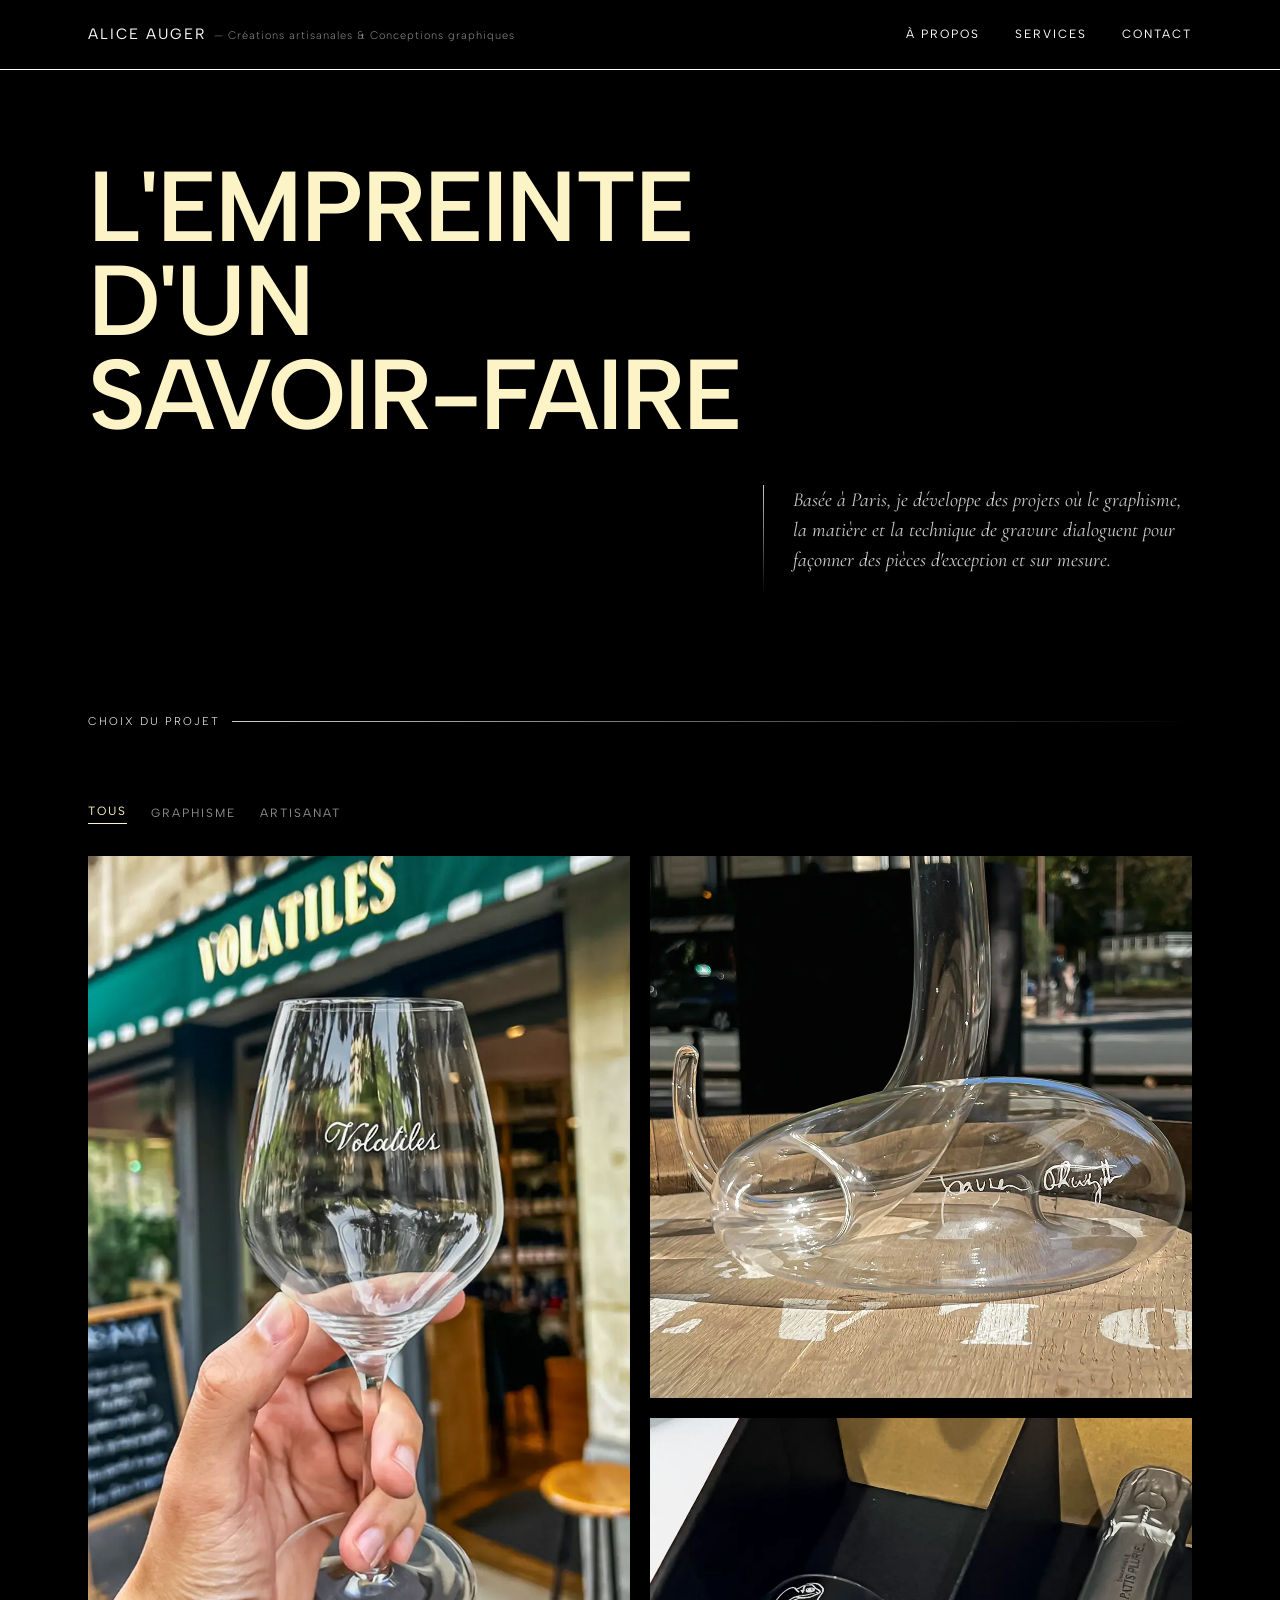
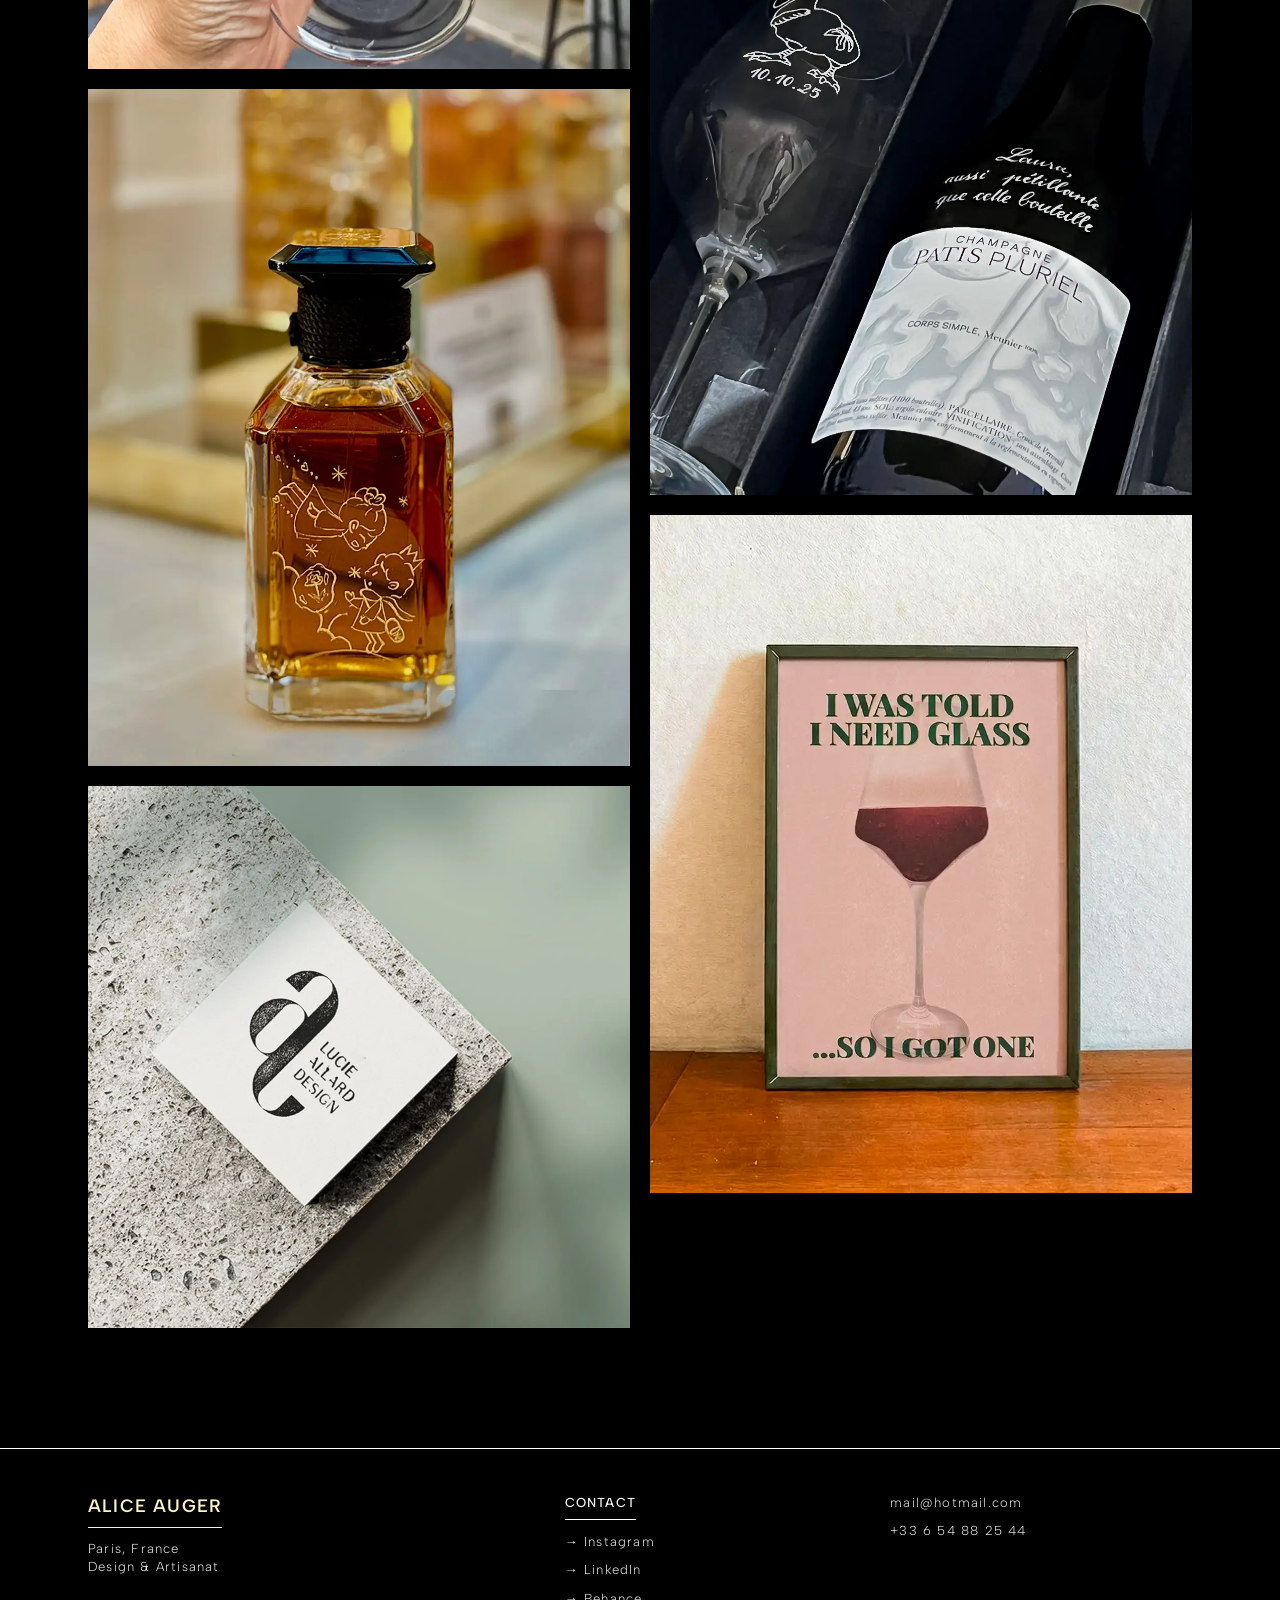
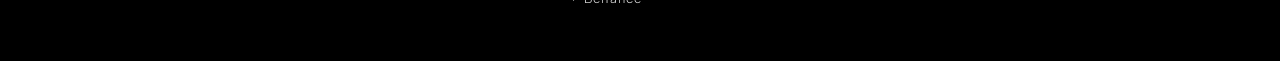
<file: index.html>
<!DOCTYPE html>
<html lang="fr">

<head>
    <meta charset="UTF-8">
    <meta name="viewport" content="width=device-width, initial-scale=1.0">
    <title>Alice Auger | Portfolio</title>
    <link rel="stylesheet" href="css/style.css">
</head>

<body>
    <div class="progress-bar"></div>
    <header>
        <div class="logo">
            <div class="reveal-mask">
             <a href="index.html" class="reveal-logo">
    <span class="logo-name">ALICE AUGER</span>
    <span class="header-tagline">Créations artisanales & Conceptions graphiques</span>
</a>
            </div>
        </div>

        <input type="checkbox" id="burger-check">
        <label for="burger-check" class="hamburger" aria-label="Ouvrir le menu">
            <span class="bar"></span>
            <span class="bar"></span>
            <span class="bar"></span>
        </label>

        <nav aria-label="Navigation principale">
            <a href="apropos.html">À PROPOS</a>
            <a href="services.html">SERVICES</a>
            <a href="contact.html">CONTACT</a>
        </nav>
    </header>

    <main>
        <section class="hero">
            <h1 class="hero-title">
                <span class="reveal-mask">
                    <span class="reveal-text">   L'empreinte <br>
                    d'un <br>savoir-faire</span>
                </span>
            </h1>
            <div class="hero-details">
                <div class="hero-col-left"></div>
                <div class="hero-col-right">
                    <div class="divider-line2"></div>
                    <div class="reveal-mask">
                        <p class="reveal-text">
                            Basée à Paris, je développe des projets où le graphisme, la matière et la technique de gravure dialoguent pour façonner des pièces d'exception et sur mesure.
                        </p>
                    </div>
                </div>
            </div>

            <div class="next-label" id="portfolio">
                <span class="txt-label">Choix du projet</span>
                <div class="divider-line"></div>
            </div>
        </section>

        <section class="gallery">
            <div class="filter-nav">
                <button class="filter-btn active" data-filter="all">Tous</button>
                <button class="filter-btn" data-filter="graphisme">Graphisme</button>
                <button class="filter-btn" data-filter="artisanat">Artisanat</button>
            </div>

            <div class="grid-layout">

                <!-- PROJET 1. VOLATILES -->
                <div class="grid-item tall artisanat">
                    <a href="projets.html?id=volatiles">
                        <img src="image/home/vol-2.webp" loading="lazy" alt="Volatiles">
                        <div class="item-overlay">
                            <div class="category">
                                <span>Artisanat</span>
                                <div class="divider-line3"></div>
                            </div>
                            <div>
                                <h3 class="project-name">Volatiles</h3>
                                <span class="project-date">2025-2026</span>
                            </div>
                        </div>
                    </a>
                </div>

                <!-- PROJET 2. LVMH -->
                <div class="grid-item portrait artisanat">
                    <a href="projets.html?id=lvmh">
                        <img src="image/home/GLH-9.webp" loading="lazy" alt="Animation Gravure">
                        <div class="item-overlay">
                            <div class="category">
                                <span>Artisanat</span>
                                <div class="divider-line3"></div>
                            </div>
                            <div>
                                <h3 class="project-name">Partout à Paris</h3>
                                <span class="project-date">depuis 2019</span>
                            </div>
                        </div>
                    </a>
                </div>

                <!-- PROJET 3. LUCIE ALLARD -->
                <div class="grid-item square graphisme">
                    <a href="projets.html?id=lucie-allard">
                        <img src="image/home/logo.webp" loading="lazy" alt="Lucie Allard Design">
                        <div class="item-overlay">
                            <div class="category">
                                <span>Graphisme</span>
                                <div class="divider-line3"></div>
                            </div>
                            <div>
                                <h3 class="project-name">Lucie Allard</h3>
                                <span class="project-date">2024</span>
                            </div>
                        </div>
                    </a>
                </div>

                <!-- PROJET 4. THUIZAT -->
                <div class="grid-item square artisanat">
                    <a href="projets.html?id=signature">
                        <img src="image/home/thuizat.webp" loading="lazy" alt="Gravure Carafe">
                        <div class="item-overlay">
                            <div class="category">
                                <span>Artisanat</span>
                                <div class="divider-line3"></div>
                            </div>
                            <div>
                                <h3 class="project-name">Gravure Signature</h3>
                                <span class="project-date">2025</span>
                            </div>
                        </div>
                    </a>
                </div>

                <!-- PROJET 5. PERSO -->
                <div class="grid-item portrait artisanat">
                    <a href="projets.html?id=particulier">
                        <img src="image/home/client-illu(3).webp" loading="lazy" alt="Design & Artisanat">
                        <div class="item-overlay">
                            <div class="category">
                                <span>Artisanat</span>
                                <div class="divider-line3"></div>
                            </div>
                            <div>
                                <h3 class="project-name">Conception particulière</h3>
                                <span class="project-date">depuis 2024</span>
                            </div>
                        </div>
                    </a>
                </div>

                <!-- PROJET 6. HIBOU -->
                <div class="grid-item portrait graphisme">
                    <a href="projets.html?id=hibou">
                        <img src="image/projets/archi/archi-1.webp" loading="lazy" alt="Conception de posters illustrés sur l'univers du vin">
                        <div class="item-overlay">
                            <div class="category">
                                <span>Graphisme</span>
                                <div class="divider-line3"></div>
                            </div>
                            <div>
                                <h3 class="project-name">Posters Illustrés</h3>
                                <span class="project-date">2025</span>
                            </div>
                        </div>
                    </a>
                </div>

            </div>
        </section>
    </main>

    <footer>
        <div class="footer-wrap">
            <div class="f-col">
                <div class="f-logo">ALICE AUGER</div>
                <p class="f-sub">Paris, France<br>Design & Artisanat</p>
            </div>
            <div class="f-col">
                <h2 class="f-title">CONTACT</h2>
                <a href="https://instagram.com" target="_blank" rel="noopener">→ Instagram</a>
                <a href="https://linkedin.com" target="_blank" rel="noopener">→ LinkedIn</a>
                <a href="https://behance.net" target="_blank" rel="noopener">→ Behance</a>
            </div>
            <div class="f-col1">
                <p>mail@hotmail.com</p>
                <p>+33 6 54 88 25 44</p>
            </div>
        </div>
    </footer>
    <script src="js/data.js"></script>
    <script src="js/script.js"></script>
</body>

</html>
</file>
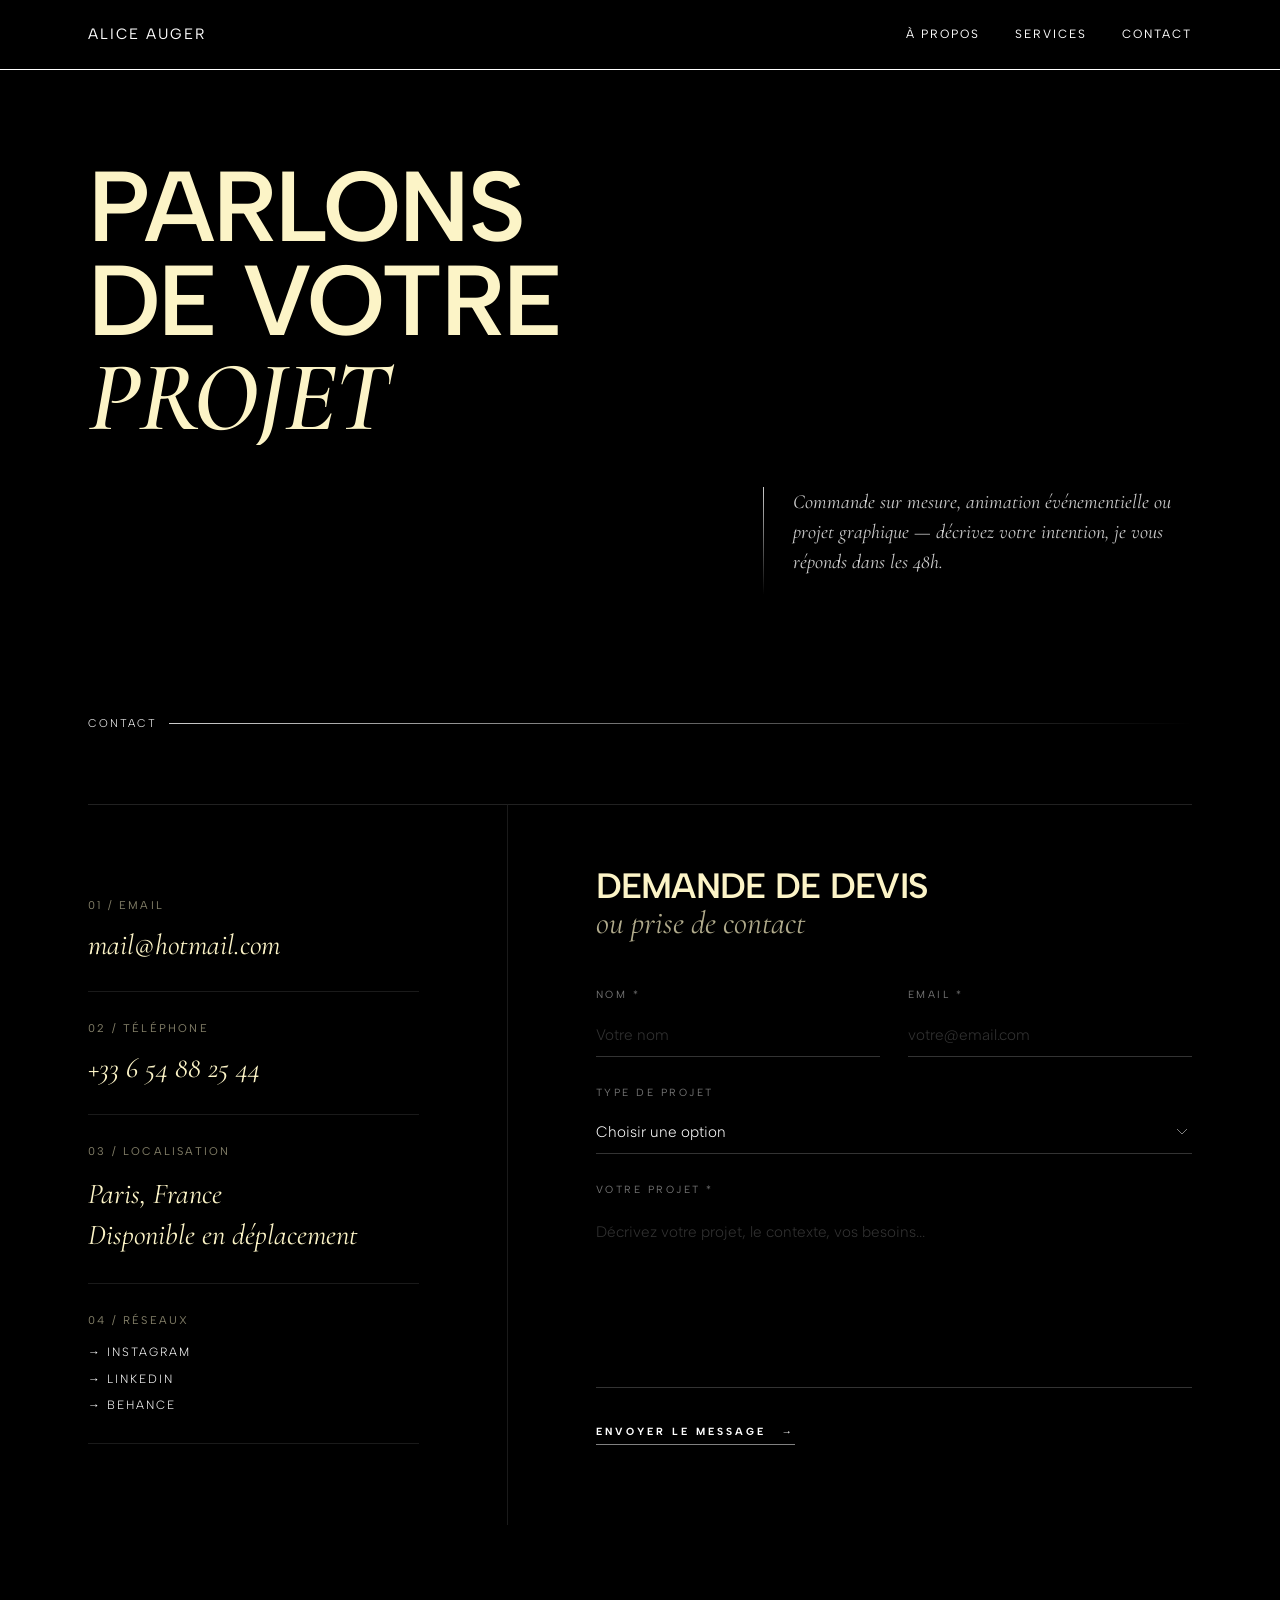
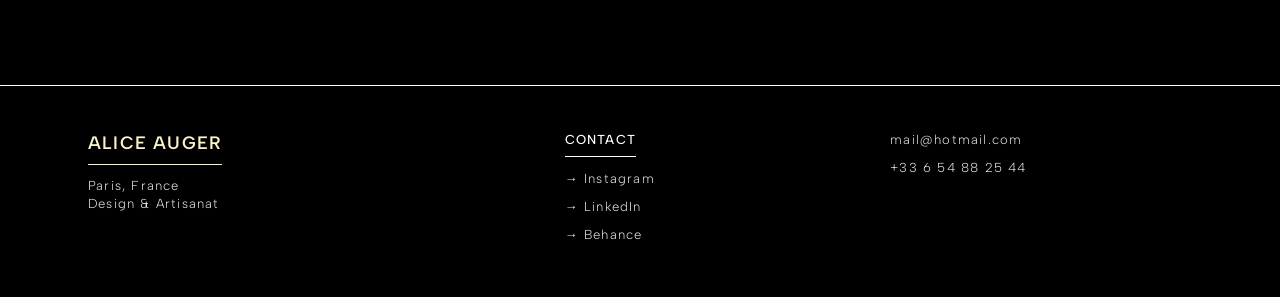
<file: contact.html>
<!DOCTYPE html>
<html lang="fr">

<head>
    <meta charset="UTF-8">
    <meta name="viewport" content="width=device-width, initial-scale=1.0">
    <title>Contact | Alice Auger</title>
    <link rel="stylesheet" href="css/style.css">
    <link rel="stylesheet" href="css/services.css">
</head>

<body>
    <div class="progress-bar"></div>

    <header>
        <div class="logo">
            <div class="reveal-mask">
                <a href="index.html">
                    <div class="reveal-logo">ALICE AUGER</div>
                </a>
            </div>
        </div>

        <input type="checkbox" id="burger-check">
        <label for="burger-check" class="hamburger">
            <span class="bar"></span>
            <span class="bar"></span>
            <span class="bar"></span>
        </label>

        <nav>
            <a href="apropos.html">À PROPOS</a>
            <a href="services.html">SERVICES</a>
            <a href="contact.html">CONTACT</a>
        </nav>
    </header>

    <main>

        <section class="hero">
            <h1 class="hero-title">
                <span class="reveal-mask">
                    <span class="reveal-text">
                        Parlons<br>
                        de votre<br>
                        <span>projet</span>
                    </span>
                </span>
            </h1>

            <div class="hero-details">
                <div></div>
                <div class="hero-col-right">
                    <div class="divider-line2"></div>
                    <div class="reveal-mask">
                        <p class="reveal-text">
                            Commande sur mesure, animation événementielle
                            ou projet graphique — décrivez votre intention,
                            je vous réponds dans les 48h.
                        </p>
                    </div>
                </div>
            </div>

            <div class="next-label">
                <span class="txt-label">CONTACT</span>
                <div class="divider-line"></div>
            </div>
        </section>

        <section class="contact-section">

            <div class="contact-grid">

                <!-- COLONNE GAUCHE : infos -->
                <div class="contact-info">

                    <div class="contact-block">
                        <p class="contact-eyebrow">01 / Email</p>
                        <a href="mailto:mail@hotmail.com" class="contact-link">mail@hotmail.com</a>
                    </div>

                    <div class="contact-block">
                        <p class="contact-eyebrow">02 / Téléphone</p>
                        <a href="tel:+33654882544" class="contact-link">+33 6 54 88 25 44</a>
                    </div>

                    <div class="contact-block">
                        <p class="contact-eyebrow">03 / Localisation</p>
                        <p class="contact-text">Paris, France<br>Disponible en déplacement</p>
                    </div>

                    <div class="contact-block">
                        <p class="contact-eyebrow">04 / Réseaux</p>
                        <div class="contact-socials">
                            <a href="#" class="contact-social-link">→ Instagram</a>
                            <a href="#" class="contact-social-link">→ LinkedIn</a>
                            <a href="#" class="contact-social-link">→ Behance</a>
                        </div>
                    </div>

                </div>

                <!-- COLONNE DROITE : formulaire -->
                <div class="contact-form-wrap">
                    <h2 class="contact-form-title">Demande de devis<br><span>ou prise de contact</span></h2>

                    <form class="contact-form" action="#" method="POST">

                        <div class="form-row">
                            <div class="form-field">
                                <label for="nom">Nom *</label>
                                <input type="text" id="nom" name="nom" placeholder="Votre nom" required>
                            </div>
                            <div class="form-field">
                                <label for="email">Email *</label>
                                <input type="email" id="email" name="email" placeholder="votre@email.com" required>
                            </div>
                        </div>

                        <div class="form-field">
                            <label for="sujet">Type de projet</label>
                            <select id="sujet" name="sujet">
                                <option value="" disabled selected>Choisir une option</option>
                                <option value="commande">Gravure sur mesure — commande</option>
                                <option value="animation">Animation événementielle / boutique</option>
                                <option value="creation">Création graphique & identité visuelle</option>
                                <option value="autre">Autre</option>
                            </select>
                        </div>

                        <div class="form-field">
                            <label for="message">Votre projet *</label>
                            <textarea id="message" name="message" rows="6"
                                placeholder="Décrivez votre projet, le contexte, vos besoins..." required></textarea>
                        </div>

                        <button type="submit" class="form-submit">
                            <span>Envoyer le message</span>
                            <span class="submit-arrow">→</span>
                        </button>

                    </form>
                </div>

            </div>

        </section>

    </main>

    <footer>
        <div class="footer-wrap">
            <div class="f-col">
                <div class="f-logo">ALICE AUGER</div>
                <p class="f-sub">Paris, France<br>Design & Artisanat</p>
            </div>

            <div class="f-col">
                <h2 class="f-title">CONTACT</h2>
                <a href="#">→ Instagram</a>
                <a href="#">→ LinkedIn</a>
                <a href="#">→ Behance</a>
            </div>

            <div class="f-col1">
                <p>mail@hotmail.com</p>
                <p>+33 6 54 88 25 44</p>
            </div>
        </div>
    </footer>

    <script src="js/script.js"></script>
</body>

</html>
</file>
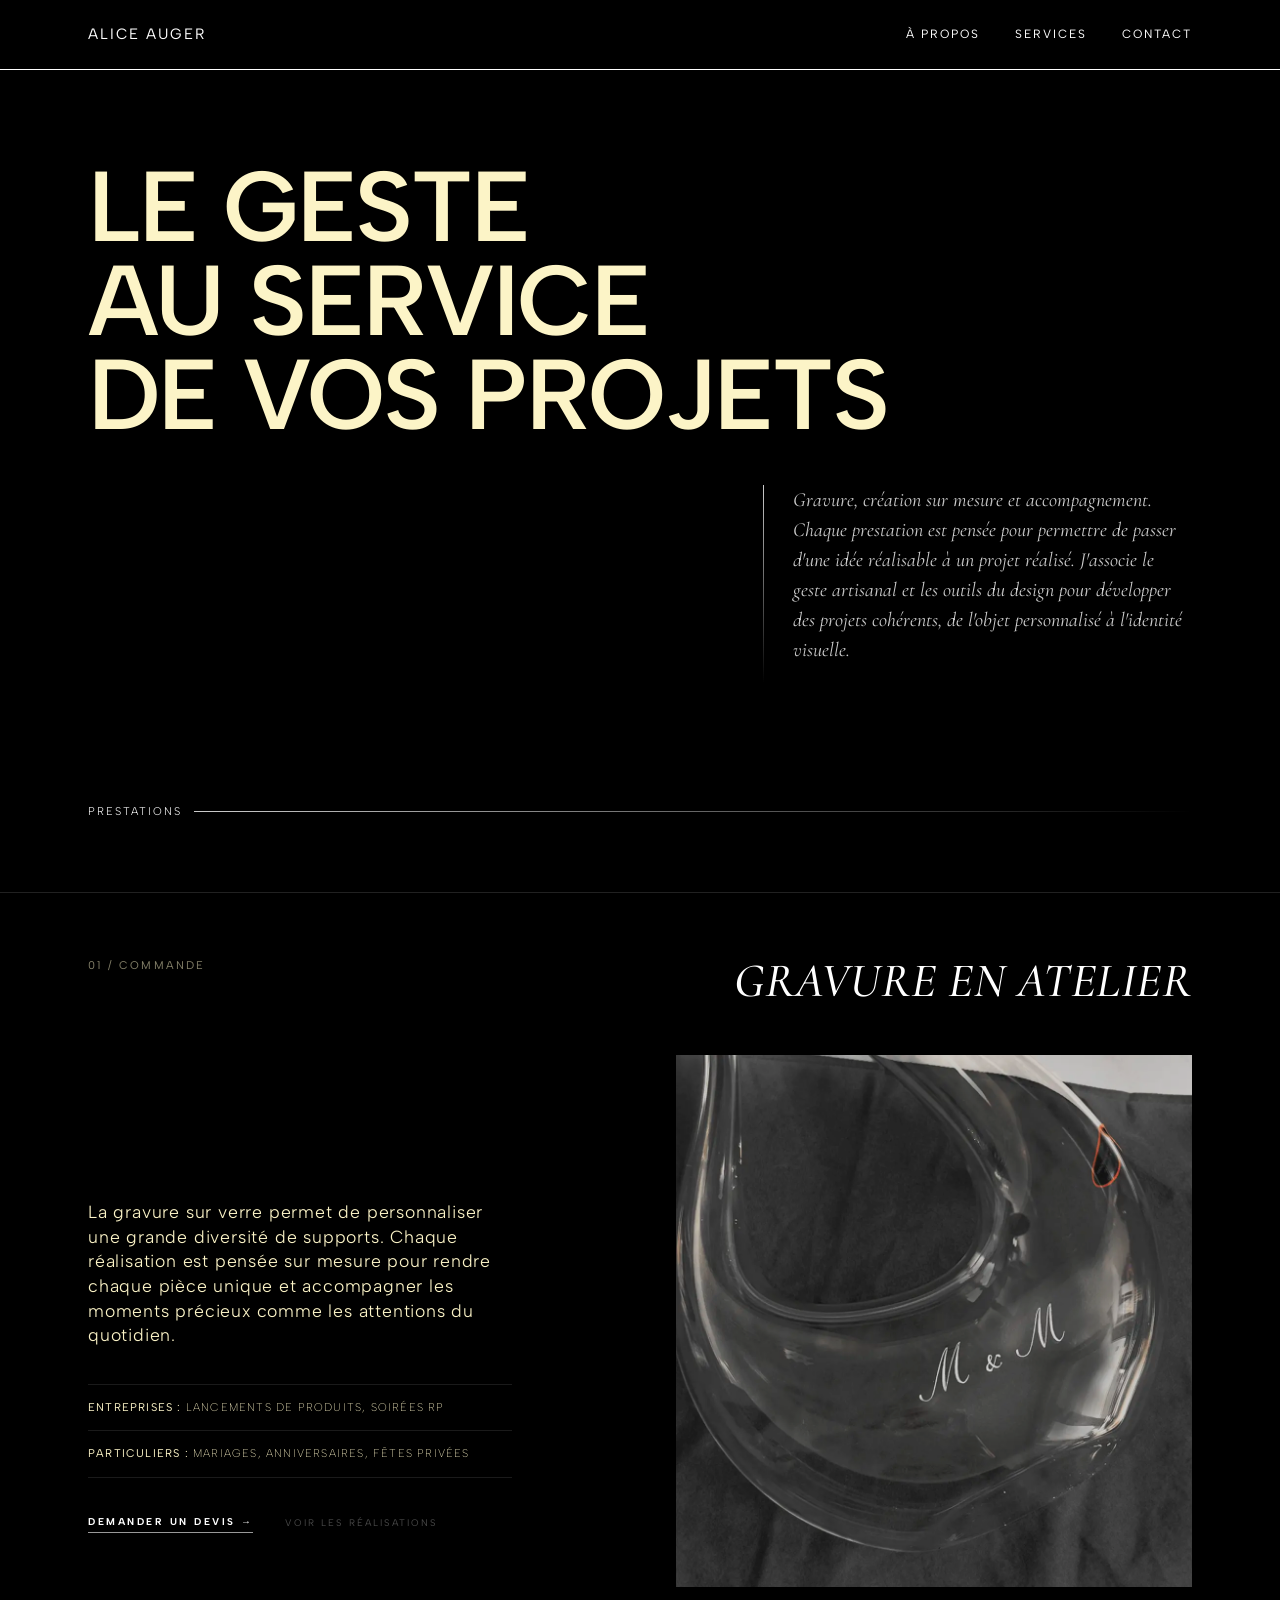
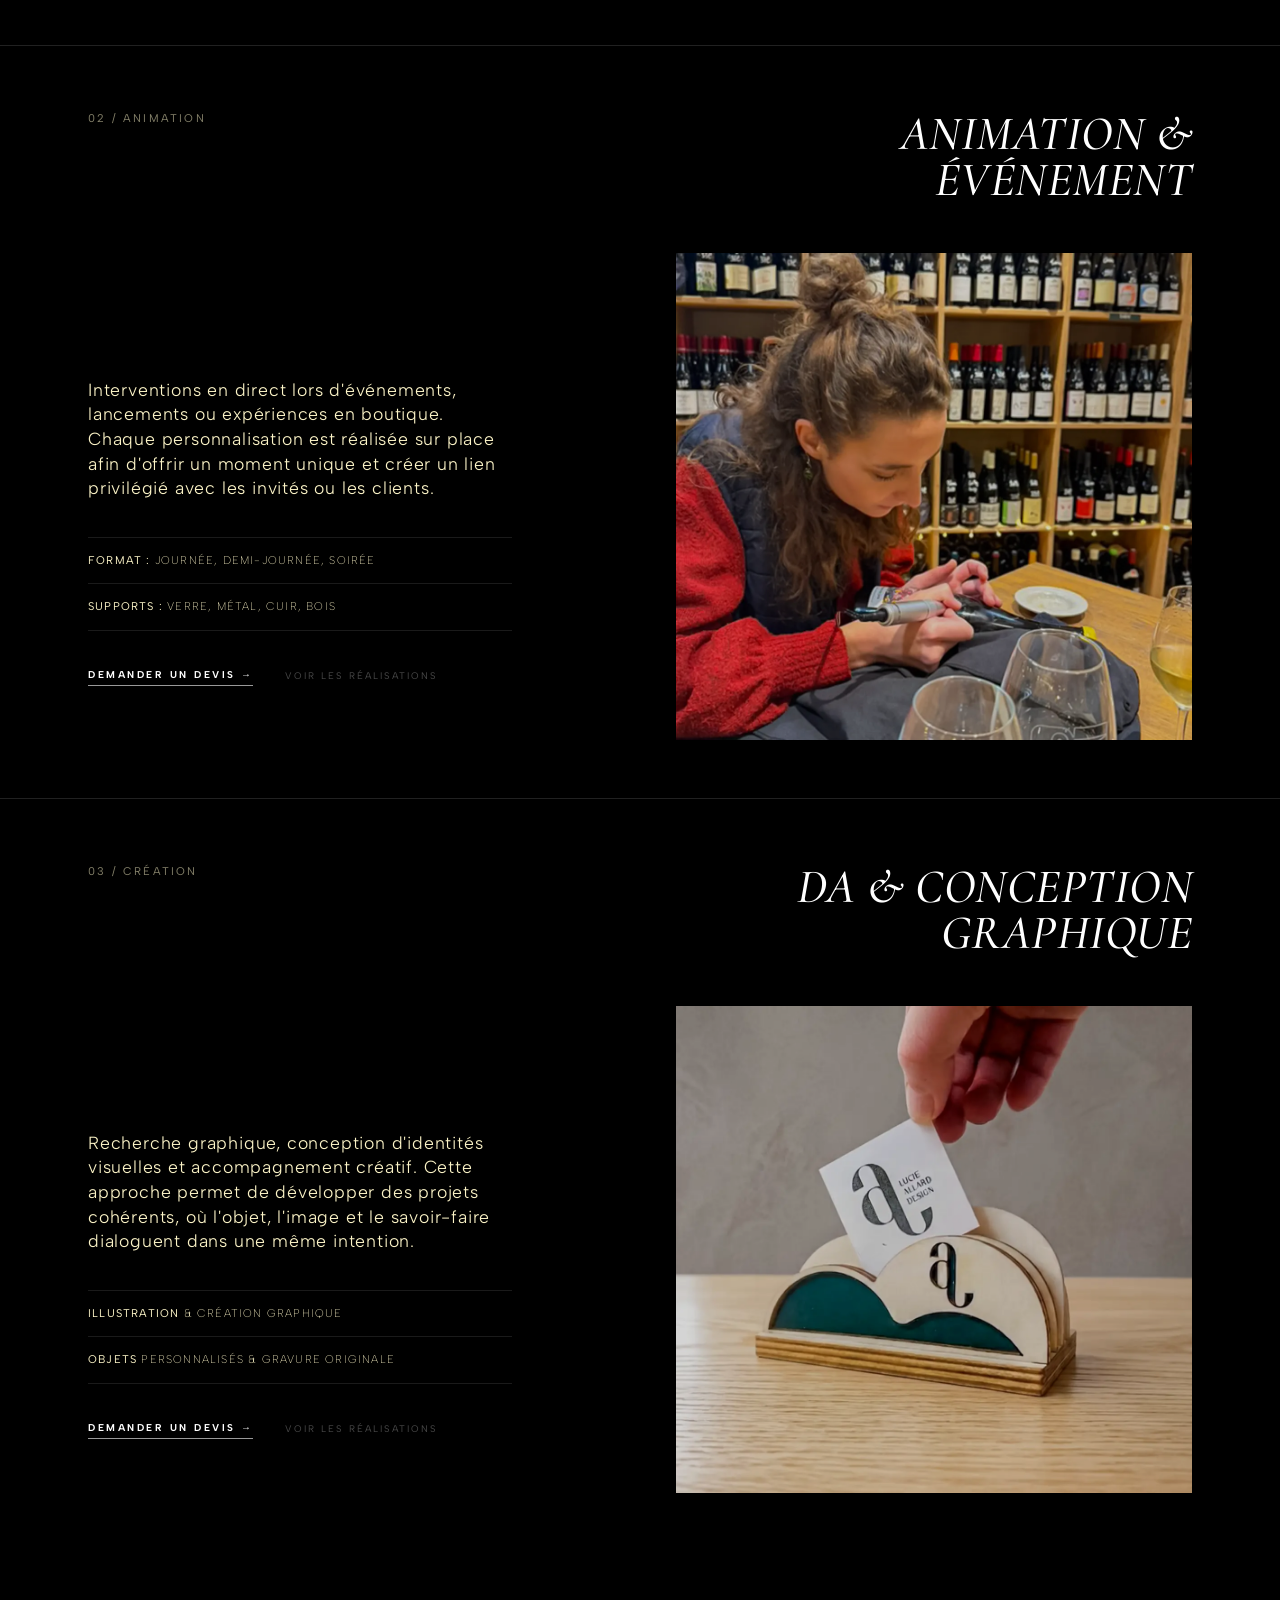
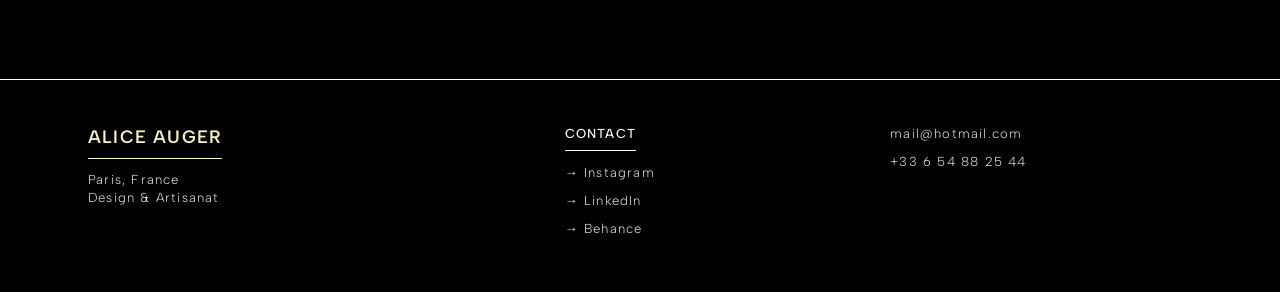
<file: services.html>
<!DOCTYPE html>
<html lang="fr">

<head>
    <meta charset="UTF-8">
    <meta name="viewport" content="width=device-width, initial-scale=1.0">
    <title>Services | Alice Auger</title>
    <link rel="stylesheet" href="css/style.css">
    <link rel="stylesheet" href="css/projets.css">
    <link rel="stylesheet" href="css/services.css">
</head>

<body>
    <div class="progress-bar"></div>
    <header>
        <div class="logo">
            <div class="reveal-mask">
                <a href="index.html">
                    <div class="reveal-logo">ALICE AUGER</div>
                </a>
            </div>
        </div>

        <input type="checkbox" id="burger-check">
        <label for="burger-check" class="hamburger">
            <span class="bar"></span>
            <span class="bar"></span>
            <span class="bar"></span>
        </label>

        <nav>
             <a href="apropos.html">À PROPOS</a>
            <a href="services.html">SERVICES</a>
            <a href="contact.html">CONTACT</a>
        </nav>
    </header>

    <main>

        <section class="hero">
            <h1 class="hero-title">
                <span class="reveal-mask">
                    <span class="reveal-text">
                        Le geste <br>
                        au service <br>
                        de vos projets
                    </span>
                </span>
            </h1>

            <div class="hero-details">
                <div></div>
                <div class="hero-col-right">
                    <div class="divider-line2"></div>
                    <div class="reveal-mask">
                        <p class="reveal-text">
                            Gravure, création sur mesure et accompagnement.
                            Chaque prestation est pensée pour permettre de passer d'une idée réalisable à un projet
                            réalisé.
                            J'associe le geste artisanal et les outils du design pour développer des projets cohérents,
                            de l'objet personnalisé à l'identité visuelle.
                        </p>
                    </div>
                </div>
            </div>

            <div class="next-label">
                <span class="txt-label">PRESTATIONS</span>
                <div class="divider-line"></div>
            </div>
        </section>

        <section class="services-section">

            <!-- 01 -->
            <article class="service-block">
                <div class="service-left">
                    <p class="service-eyebrow">01 / Commande</p>
                    <div class="service-spacer"></div>
                    <div class="service-body">
                        <p class="service-desc">
                            La gravure sur verre permet de personnaliser une grande diversité de supports.

                            
                             
                            
                            Chaque réalisation est pensée sur mesure pour rendre chaque pièce unique
                            et accompagner les moments précieux comme les attentions du quotidien.


                        </p>
                        <ul class="service-tags">
                            <li><strong>Entreprises :</strong> lancements de produits, soirées RP</li>
                            <li><strong>Particuliers :</strong> mariages, anniversaires, fêtes privées</li>
                        </ul>
                        <div class="service-ctas">
                            <a href="contact.html" class="cta-primary">Demander un devis →</a>
                            <a href="#" class="cta-secondary">Voir les réalisations</a>
                        </div>
                    </div>
                </div>
                <div class="service-right">
                    <h2 class="service-title">Gravure en atelier</h2>
                    <div class="service-image">
                        <img src="image/nav/carafe-MM.webp" alt="Gravure en atelier">
                    </div>
                </div>
            </article>

            <!-- 02 -->
            <article class="service-block">
                <div class="service-left">
                    <p class="service-eyebrow">02 / Animation</p>
                    <div class="service-spacer"></div>
                    <div class="service-body">
                        <p class="service-desc">
                            Interventions en direct lors d'événements, lancements ou expériences en boutique.
                            Chaque personnalisation est réalisée sur place afin d'offrir un moment unique et créer un
                            lien privilégié avec les invités ou les clients.
                        </p>
                        <ul class="service-tags">
                            <li><strong>Format :</strong> journée, demi-journée, soirée</li>
                            <li><strong>Supports :</strong> verre, métal, cuir, bois</li>
                        </ul>
                        <div class="service-ctas">
                            <a href="contact.html" class="cta-primary">Demander un devis →</a>
                            <a href="#" class="cta-secondary">Voir les réalisations</a>
                        </div>
                    </div>
                </div>
                <div class="service-right">
                    <h2 class="service-title">Animation & événement</h2>
                    <div class="service-image">
                        <img src="image/nav/noel-5.webp" alt="Animation événementielle">
                    </div>
                </div>
            </article>

            <!-- 03 -->
            <article class="service-block">
                <div class="service-left">
                    <p class="service-eyebrow">03 / Création</p>
                    <div class="service-spacer"></div>
                    <div class="service-body">
                        <p class="service-desc">
                            Recherche graphique, conception d'identités visuelles et accompagnement créatif.
                            Cette approche permet de développer des projets cohérents, où l'objet, l'image et le
                            savoir-faire dialoguent dans une même intention.
                        </p>
                        <ul class="service-tags">
                            <li><strong>Illustration</strong> & création graphique</li>
                            <li><strong>Objets</strong> personnalisés & gravure originale</li>
                        </ul>
                        <div class="service-ctas">
                            <a href="contact.html" class="cta-primary">Demander un devis →</a>
                            <a href="#" class="cta-secondary">Voir les réalisations</a>
                        </div>
                    </div>
                </div>
                <div class="service-right">
                    <h2 class="service-title"> DA & CONCEPTION GRAPHIQUE</h2>
                    <div class="service-image">
                        <img src="image/nav/lucie-2.webp" alt="Design et création">
                    </div>
                </div>
            </article>



        </section>

    </main>

    <footer>
        <div class="footer-wrap">
            <div class="f-col">
                <div class="f-logo">ALICE AUGER</div>
                <p class="f-sub">Paris, France<br>Design & Artisanat</p>
            </div>

            <div class="f-col">
                <h2 class="f-title">CONTACT</h2>
                <a href="#">→ Instagram</a>
                <a href="#">→ LinkedIn</a>
                <a href="#">→ Behance</a>
            </div>

            <div class="f-col1">
                <p>mail@hotmail.com</p>
                <p>+33 6 54 88 25 44</p>
            </div>
        </div>
    </footer>

    <script src="js/data.js"></script>
    <script src="js/script.js"></script>
    <script src="js/projet-manager.js"></script>
</body>

</html>
</file>
<file: css/style.css>
/* ==========================================================================
   --------------- POLICES -------------
   ========================================================================== */
@font-face {
    font-family: 'Albert Sans';
    src: url('../font/AlbertSans-VariableFont_wght.ttf') format('truetype');
    font-weight: 100 900;
    font-style: normal;
    font-display: swap;
}

@font-face {
    font-family: 'Albert Sans';
    src: url('../font/AlbertSans-Italic-VariableFont_wght.ttf') format('truetype');
    font-weight: 100 900;
    font-style: italic;
    font-display: swap;
}

@font-face {
    font-family: 'Cormorant Garamond';
    src: url('../font/CormorantGaramond-VariableFont_wght.ttf') format('truetype');
    font-weight: 100 900;
    font-style: normal;
    font-display: swap;
}

@font-face {
    font-family: 'Cormorant Garamond';
    src: url('../font/CormorantGaramond-Italic-VariableFont_wght.ttf') format('truetype');
    font-weight: 100 900;
    font-style: italic;
    font-display: swap;
}

/* ==========================================================================
   --------------- VARIABLES ------------- 
   ========================================================================== */
:root {
    --bg-color: #0a0a0a;
    --black: #000000;
    --white: #FFFFFF;
    --text-color: #FCF4C7;
    --hover-color: #868686;
    --border-color: rgba(255, 255, 255, 1);

    --line: linear-gradient(to right, rgba(255, 255, 255, 0.8), transparent);
    --line1: linear-gradient(to left, rgba(0, 0, 0, 0.8), transparent);
    --line2: linear-gradient(to bottom, rgba(255, 255, 255, 0.8), transparent);

    --font-serif: 'Cormorant Garamond';
    --font-sans: 'Albert Sans';

    --pad-sm: 22px;
    --pad-md: 48px;
    --pad-lg: 88px;
    --container: 1200px;

    --fs-h1: clamp(2.4rem, 7vw, 5.6rem);
    --fs-h2: clamp(1.05rem, 1.6vw, 1.25rem);
    --fs-body: clamp(0.95rem, 0.9vw, 1.05rem);
    --fs-meta: clamp(0.75rem, 0.7vw, 0.9rem);
    --proj-h1: clamp(3rem, 6vw, 4.6rem);
    --proj-meta: clamp(0.6rem, 1vw, 0.8rem);
}

/* ==========================================================================
   --------------- STRUCTURE (BASE MOBILE-FIRST) ------------- 
   ========================================================================== */
* {
    margin: 0;
    padding: 0;
    box-sizing: border-box;
}

html {
    scroll-behavior: smooth;
    -webkit-text-size-adjust: 100%;
}

body {
    background-color: var(--black);
    color: var(--white);
    font-family: var(--font-sans);
    font-size: var(--fs-body);
    line-height: 1.55;
    overflow-x: hidden;
}

a,
button {
    text-decoration: none;
    background: none;
    border: none;
    color: inherit;
    font: inherit;
}

img,
picture,
video {
    display: block;
    max-width: 100%;
}

.progress-bar {
    position: fixed;
    top: 70px;
    left: 0;
    width: 0%;
    height: 4px;
    background-color: var(--text-color);
    opacity: 0.9;
    z-index: 9999;
}

.container {
    max-width: var(--container);
    margin-inline: auto;
}

.page-pad {
    padding-inline: var(--pad-sm);
}

@media (min-width: 768px) {
    .page-pad {
        padding-inline: var(--pad-md);
    }
}

@media (min-width: 1280px) {
    .page-pad {
        padding-inline: var(--pad-lg);
    }
}

/* ==========================================================================
   --------------- 0. SECTION HEADER (MOBILE-FIRST) ------------- 
   ========================================================================== */
header {
    position: fixed;
    top: 0;
    width: 100%;
    height: 70px;
    padding: 0 var(--pad-sm);
    display: flex;
    justify-content: space-between;
    align-items: center;
    border-bottom: 1px solid white;
    z-index: 1000;
    background: var(--black);
}

.logo {
    font-size: 15px;
    letter-spacing: 2px;
}

/* Par défaut (Mobile ET Tablette) : la tagline est SOUS le nom */
.reveal-logo {
    display: flex;
    flex-direction: column;
    justify-content: center;
    opacity: 0;
    transform: translateY(-8px);
    animation: revealLogo 1s cubic-bezier(0.25, 1, 0.5, 1) forwards;
    animation-delay: 0.2s;
    will-change: transform, opacity;
}

.logo-title {
    font-weight: 800;
    line-height: 1.1;
}

.header-tagline {
    display: block;
    font-weight: 300;
    font-size: 10px;
    letter-spacing: 0.5px;
    color: var(--hover-color);
    text-transform: none;
    margin-left: 0;
    margin-top: 2px;
    line-height: 1.2;
}

@keyframes revealLogo {
    from {
        opacity: 0;
        transform: translateY(-8px);
    }
    to {
        opacity: 1;
        transform: translateY(0);
    }
}

header nav {
    position: fixed;
    top: 0;
    left: 0;
    width: 100%;
    height: 70px;
    background: var(--black);
    display: flex;
    align-items: center;
    justify-content: flex-end;
    padding-right: 70px;
    gap: 20px;
    clip-path: ellipse(0% 150% at 100% 50%);
    overflow: hidden;
    transition: clip-path 0.8s cubic-bezier(0.65, 0, 0.35, 1);
    z-index: 1050;
    pointer-events: none;
}

header nav a {
    color: var(--white);
    text-decoration: none;
    font-size: 10px;
    letter-spacing: 1px;
    font-weight: 400;
    margin-left: 0;
    padding-right: 10px;
    display: inline-block;
    opacity: 0;
    will-change: transform, opacity;
    transform: translateY(-8px);
    animation: revealNAV 1s cubic-bezier(0.25, 1, 0.5, 1) forwards;
    animation-delay: 0.2s;
}

header nav a:nth-child(1) { animation-delay: 0.4s; }
header nav a:nth-child(2) { animation-delay: 0.5s; }
header nav a:nth-child(3) { animation-delay: 0.6s; }

@keyframes revealNAV {
    from {
        opacity: 0;
        transform: translateY(-8px);
    }
    to {
        opacity: 1;
        transform: translateY(0);
    }
}

nav a:hover {
    color: var(--text-color);
    font-weight: 600;
}

#burger-check,
.hamburger {
    display: none;
}

.hamburger {
    display: flex;
    flex-direction: column;
    justify-content: space-between;
    width: 24px;
    height: 13px;
    cursor: pointer;
    z-index: 1100;
    position: relative;
}

.bar {
    width: 100%;
    height: 1px;
    background-color: var(--white);
    transition: all 0.4s ease;
}

#burger-check:checked~nav {
    clip-path: ellipse(150% 150% at 100% 50%);
    pointer-events: auto;
}

#burger-check:checked~.hamburger .bar:nth-child(1) {
    transform: translateY(8px) rotate(45deg);
}

#burger-check:checked~.hamburger .bar:nth-child(2) {
    opacity: 0;
}

#burger-check:checked~.hamburger .bar:nth-child(3) {
    transform: translateY(-9px) rotate(-45deg);
}

/* TABLETTE (768px+) : Le menu s'ouvre, MAIS la tagline reste sous le nom */
@media (min-width: 768px) {
    header {
        padding: 0 var(--pad-md);
    }

    .hamburger,
    #burger-check {
        display: none !important;
    }

    header nav {
        position: static;
        width: auto;
        height: auto;
        background: transparent;
        display: flex;
        padding-right: 0;
        gap: 0;
        clip-path: none;
        pointer-events: auto;
    }

    header nav a {
        font-size: 11px;
        margin-left: 20px;
        letter-spacing: 1.5px;
        padding-right: 0;
        transform: none;
    }
}

/* VRAI DESKTOP (1024px+) : La tagline repasse à côté du nom avec le tiret */
@media (min-width: 1024px) {
    .reveal-logo {
        flex-direction: row;
        align-items: baseline;
    }

    .header-tagline {
        font-size: 11px;
        letter-spacing: 1px;
        margin-left: 8px;
        margin-top: 0;
    }

    .header-tagline::before {
        content: "— ";
    }

    header nav a {
        font-size: 12px;
        margin-left: 35px;
        letter-spacing: 2px;
    }
}

@media (min-width: 1280px) {
    header {
        padding: 0 var(--pad-lg);
    }
}

/* ==========================================================================
   --------------- 1. SECTION HERO ------------- 
   ========================================================================== */
.reveal-mask {
    overflow: hidden;
    display: block;
}

.reveal-text {
    display: inline-block;
    opacity: 0;
    transform: translateX(44px);
    animation: revealUp 1.9s cubic-bezier(0.25, 1, 0.5, 1) forwards;
    will-change: transform, opacity;
}

@keyframes revealUp {
    0% {
        opacity: 0;
        transform: translateX(44px);
    }
    100% {
        opacity: 1;
        transform: translateX(0);
    }
}

.hero {
    padding: 140px var(--pad-sm) 58px;
   
    
}

h1.hero-title .reveal-text {
    font-family: var(--font-sans);
    font-size: clamp(2.6rem, 8.5vw, 6.2rem);
    line-height: 0.95;
    letter-spacing: -0.02em;
    font-weight: 600;
    text-transform: uppercase;
    color: var(--text-color);
    font-style: normal;
}

.hero-title span {
    font-family: var(--font-serif);
    font-style: italic; 
}

.hero-details {
    display: grid;
    grid-template-columns: 1fr;
    gap: 32px;
    margin-top: 42px;
    margin-bottom: 120px;
}

.hero-col-left {
    display: none;
}

.hero-col-right {
    position: relative;
    padding-bottom: 18px;
}

.hero-col-right p {
    position: relative;
    padding-left: 16px;
    width: 100%;
    font-size: var(--fs-h2);
    color: rgba(255, 255, 255, 0.8);
    font-style: italic;
    font-weight: 400;
    line-height: 1.5;
    font-family: var(--font-serif);
    margin-bottom: 0;
}

.divider-line {
    width: 0;
    height: 1px;
    background: var(--line);
    animation: extendLine 1.8s cubic-bezier(0.25, 1, 0.5, 1) forwards;
    animation-delay: 0.15s;
    will-change: width;
}

@keyframes extendLine {
    to {
        width: 100%;
    }
}

.divider-line2 {
    content: "";
    position: absolute;
    left: 0;
    top: 0;
    width: 1px;
    height: 0;
    background: var(--line2);
    animation: extendVertical 1.8s cubic-bezier(0.25, 1, 0.5, 1) forwards;
    animation-delay: 0.3s;
    will-change: height;
    z-index: 5;
}

@keyframes extendVertical {
    to {
        height: 100%;
    }
}

.next-label {
    display: flex;
    align-items: center;
    gap: 12px;
}

.txt-label {
    font-family: var(--font-sans);
    font-size: clamp(0.6rem, 1.2vw, 0.7rem);
    font-weight: 300;
    letter-spacing: 2px;
    color: var(--white);
    white-space: nowrap;
    text-transform: uppercase;
}

@media (min-width: 768px) {
    .hero {
        padding: 140px var(--pad-md) 60px;
    }



    .hero-details {
        display: grid;
        grid-template-columns: 1.2fr 0.8fr;

    }
}

@media (min-width: 1024px) {
    .hero {
        padding: 160px var(--pad-lg) 72px;
        display: flex;
        flex-direction: column;
    }

    .hero-title {
        width: 100%;
    }



    .hero-col-left {
        display: block;
        
    }

    
    
    .hero-col-right  {
     
        max-width: 520px;
    }

    .hero-col-right p {
        padding-left: 30px;
        max-width: 520px;
    }
 
}

/* ==========================================================================
   --------------- 2. SECTION GALLERY ------------- 
   ========================================================================== */
.gallery {
    padding: 0 var(--pad-sm);
    margin-bottom: 120px;
    max-width: 1600px;
    margin-inline: auto;
}

.filter-nav {
    opacity: 0;
    transform: translateY(10px);
    transition: opacity 0.8s cubic-bezier(0.25, 1, 0.5, 1), transform 0.8s cubic-bezier(0.25, 1, 0.5, 1);
    margin-bottom: 32px;
    display: flex;
    flex-wrap: wrap;
    gap: 24px;
}

.filter-nav.is-visible {
    opacity: 1;
    transform: translateY(0);
}

.filter-btn {
    color: var(--white);
    font-family: var(--font-sans);
    font-size: 12px;
    opacity: 0.55;
    transition: 0.2s;
    cursor: pointer;
    text-transform: uppercase;
    letter-spacing: 2px;
}

.filter-btn:hover {
    opacity: 1;
    color: var(--text-color);
}

.filter-btn.active {
    opacity: 1;
    border-bottom: 1px solid var(--text-color);
    color: var(--text-color);
    padding-bottom: 2px;
}

.grid-layout {
    display: block;
    column-count: 1;
    column-gap: 20px;
    width: 100%;
}

.grid-item {
    position: relative;
    overflow: hidden;
    width: 100%;
    cursor: pointer;
    break-inside: avoid;
    opacity: 0;
    transform: translateY(12px);
    margin-bottom: 20px;
    transition: opacity 0.9s cubic-bezier(0.25, 1, 0.5, 1), transform 0.9s cubic-bezier(0.25, 1, 0.5, 1);
    display: block;
}

.grid-item.tall img { aspect-ratio: 4 / 5; }
.grid-item.portrait img { aspect-ratio: 4 / 5; }
.grid-item.square img { aspect-ratio: 1 / 1; }
.grid-item.wide img { aspect-ratio: 16 / 10; }

.grid-item img {
    width: 100%;
    height: 100%;
    object-fit: cover;
    display: block;
    transition: transform 0.8s cubic-bezier(0.22, 1, 0.36, 1), filter 0.8s cubic-bezier(0.22, 1, 0.36, 1);
}

.grid-item a {
    display: block;
    width: 100%;
    height: auto;
}

@media (min-width: 768px) {
    .gallery {
        padding: 0 var(--pad-lg);
    }

    .grid-layout {
        column-count: 2;
        gap: 17px;
    }

    .grid-item {
        margin-bottom: 17px;
    }

    .grid-item.tall img { aspect-ratio: 6 / 9; }
    .grid-item.portrait img { aspect-ratio: 4 / 5; }
    .grid-item.square img { aspect-ratio: 1 / 1; }
    .grid-item.wide img { aspect-ratio: 4 / 3; }
}

@media (min-width: 1024px) {
    .grid-layout {
        column-gap: 20px;
    }

    .grid-item {
        margin-bottom: 20px;
    }

    .gallery {
        padding: 0 var(--pad-lg);
    }
}

.grid-item.is-visible {
    opacity: 1 !important;
    transform: translateY(0) !important;
    pointer-events: auto;
}

.grid-item.filtering-out {
    display: none !important;
}

.grid-item.hidden {
    display: none;
}

.grid-item:nth-child(1) { transition-delay: 0.1s; }
.grid-item:nth-child(2) { transition-delay: 0.15s; }
.grid-item:nth-child(3) { transition-delay: 0.2s; }

/* ==========================================================================
   PERFECTIONNEMENT DE L'OVERLAY DE LA GALERIE D'ACCUEIL
   ========================================================================== */
.item-overlay {
    position: absolute;
    inset: 0;
    opacity: 0;
    background: radial-gradient(ellipse at center, rgba(0, 0, 0, 0) 50%, rgba(0, 0, 0, 0.6) 100%);
    display: flex;
    flex-direction: column;
    justify-content: space-between;
    padding: 30px;
    transition: opacity 0.5s ease;
    z-index: 2;
}

.divider-line3 {
    background: var(--line);
    width: 24px;
    height: 1px;
}

.category {
    font-size: 10px;
    font-family: var(--font-sans);
    letter-spacing: 1px;
    font-weight: 520;
    text-transform: uppercase;
    display: flex;
    align-items: center;
    gap: 8px;
    color: var(--white);
}

.project-name {
    font-family: var(--font-sans);
    font-size: clamp(1.2rem, 2vw, 1.8rem);
    font-weight: 590;
    text-transform: uppercase;
    letter-spacing: 1px;
    color: var(--white);
    margin-bottom: 4px;
}

.project-date {
    font-family: var(--font-sans);
    font-style: italic;
    font-weight: 300;
    font-size: 10px;
    letter-spacing: 1.5px;
    text-transform: uppercase;
    color: rgba(255, 255, 255, 0.637);
    display: block;
    margin-top: 2px;
}

@media (hover: hover) and (min-width: 1025px) {
    .grid-item img {
        transition: transform 0.8s cubic-bezier(0.25, 1, 0.5, 1), filter 0.8s ease;
    }

    .grid-item:hover img {
        transform: scale(1.03);
    }

    .grid-item:hover .item-overlay {
        opacity: 1;
    }
}

@media (max-width: 1024px), (hover: none) {
    .item-overlay {
        opacity: 1;
        background: linear-gradient(to top, rgba(0, 0, 0, 0.8) 0%, rgba(0, 0, 0, 0) 70%);
        padding: 20px;
    }

    .project-name {
        font-size: 1.1rem;
    }
}

/* ==========================================================================
   --------------- 3. SECTION FOOTER ------------- 
   ========================================================================== */
footer {
    border-top: 1px solid white;
    padding: 16px var(--pad-sm);
}

.footer-wrap {
    display: grid;
    grid-template-columns: 1fr;
    gap: 24px;
    padding: 20px 0;
    letter-spacing: 1.2px;
}

.f-logo {
    font-size: 18px;
    font-weight: 600;
    margin-bottom: 12px;
    width: fit-content;
    color: var(--text-color);
    border-bottom: 1px solid var(--text-color);
    padding-bottom: 6px;
}

.f-col a {
    color: white;
    text-decoration: none;
    transition: 0.3s;
}

.f-col1 {
    margin-top: 0;
    margin-bottom: 0;
}

.f-sub {
    line-height: 1.4;
}

.f-title {
    font-size: 13px;
    font-weight: 500;
    margin-bottom: 12px;
    width: fit-content;
    color: var(--white);
    border-bottom: 1px solid var(--white);
    padding-bottom: 6px;
}

.footer-wrap a,
.footer-wrap p {
    color: var(--white);
    text-decoration: none;
    font-size: 13px;
    margin-bottom: 8px;
    display: block;
    font-weight: 300;
    opacity: 0.9;
}

@media (min-width: 768px) {
    footer {
        padding: 20px var(--pad-md);
    }

    .footer-wrap {
        grid-template-columns: 1.5fr 1fr 1fr;
    }
}

@media (min-width: 1280px) {
    footer {
        padding: 24px var(--pad-lg);
    }
}

@media (hover: hover) {
    .f-col a:hover {
        opacity: 0.7;
        transform: translateX(2px);
    }
}

/* ==========================================================================
   --------------- LOGIQUE TACTILE / NO-HOVER ------------- 
   ========================================================================== */
@media (hover: none) {
    .grid-item:hover img,
    .project-item:hover img {
        transform: none !important;
        opacity: 1 !important;
        filter: none !important;
    }

    .grid-item .item-overlay {
        opacity: 1 !important;
    }

    .next-project-link:hover .next-image-container {
        transform: translate(-50%, -50%) translateX(0) !important;
        opacity: 1 !important;
    }
}
</file>
<file: css/services.css>
/*=========================
SERVICES
=========================*/

.services-section {
    padding: 0;
    margin-bottom: 160px;
}

.service-block {
    border-top: 1px solid rgba(255,255,255,.13);
    display: grid;
    grid-template-columns: 1fr;
    gap: 48px;
    padding: 56px var(--pad-sm) 72px;
}

/* === COLONNE GAUCHE === */
.service-left {
    display: flex;
    flex-direction: column;
    gap: 0;
}

.service-eyebrow {
    font-size: 0.7rem;
    letter-spacing: 2.2px;
    text-transform: uppercase;
      color: #fcf4c786;
    font-weight: 400;
    margin-bottom: 0;
}

.service-spacer {
    flex: 1;
    min-height: 60px;
}

.service-body {
    display: flex;
    flex-direction: column;
    gap: 36px;
}

.service-desc {
    font-family: var(--font-sans);
    font-size: 1.1rem;
    letter-spacing: 0.8px;
      color: var(--text-color);
    line-height: 1.4;
    max-width: 480px;
    font-weight: 340;
}

.service-tags {
    list-style: none;
    display: flex;
    flex-direction: column;
    gap: 0;
    border-top: 1px solid rgba(255,255,255,.1);
}

.service-tags li {
    font-size: .7rem;
    letter-spacing: 1.2px;
    text-transform: uppercase;
    padding: 14px 0;
    border-bottom: 1px solid rgba(255,255,255,.1);
    color: var(--text-color);
    font-weight: 200;
}

.service-tags li strong {
    color: var(--text-color);
    font-weight: 400;
}

.service-ctas {
    display: flex;
    align-items: center;
    gap: 32px;
}

.cta-primary {
    font-size: .62rem;
    letter-spacing: 2.5px;
    text-transform: uppercase;
    color: #fff;
    text-decoration: none;
    border-bottom: 1px solid rgba(255,255,255,.6);
    padding-bottom: 3px;
    font-weight: 700;
    transition: border-color .2s;
}

.cta-primary:hover { border-color: #fff; }

.cta-secondary {
    font-size: .6rem;
    letter-spacing: 2px;
    text-transform: uppercase;
    color: rgba(255,255,255,.28);
    text-decoration: none;
    transition: color .2s;
}

.cta-secondary:hover { color: rgba(255,255,255,.6); }

/* === COLONNE DROITE === */
.service-right {
    display: flex;
    flex-direction: column;
    gap: 0;
}

.service-title {
    font-size: clamp(1.8rem, 4vw, 3.2rem);
    font-family: var(--font-serif);
    font-style: italic;
    line-height: .95;
    text-transform: uppercase;
    font-weight: 500;
    letter-spacing: .01em;
    text-align: right;
    color: #fff;
    padding-bottom: 20px;
}

.service-title em {
    font-family: var(--font-serif);
    font-style: italic;
    font-weight: 500;
}

.service-image {
    height:80vh;
   max-height: 68vh;
   width:100%;
   margin-top: 30px;
    overflow: hidden;
    background: rgba(255,255,255,.04);
}

.service-image img {
    width: 100%;
    height: 100%;
    object-fit: cover;
    display: block;
    filter: brightness(.85);
    transition: transform .8s ease, filter .5s ease;
}

.service-block:hover .service-image img {
    transform: scale(1.025);
    filter: brightness(.93);
}

/* === DESKTOP === */
@media (min-width: 768px) {
    .service-block {
        grid-template-columns: 45% 55%;
        grid-template-rows: 640px;
        gap: 0;
        padding: 0;
        align-items: stretch;
        margin-bottom: 24px;
    }

    .service-left {
        padding: 56px 48px 72px var(--pad-md);
    }

    /* padding sur tous les côtés = espace autour de l'image */
    .service-right {
        display: grid;
        grid-template-rows: auto 1fr;
        padding: 48px var(--pad-md) 48px 80px;
    }

    .service-title {
        font-size: clamp(1.6rem, 3vw, 3rem);
        padding-bottom: 20px;
        text-align: right;
    }

    .service-image {
        aspect-ratio: unset;
        width: 100%;
        height: 100%;
        min-height: 0;
    }
}

@media (min-width: 1280px) {
    .service-block {
        grid-template-rows: 720px;
        margin-bottom: 32px;
    }

    .service-left {
        padding: 64px 64px 80px var(--pad-lg);
    }

    .service-right {
        padding: 66px var(--pad-lg) 56px 100px;
    }

    .service-title {
    font-size: clamp(2rem, 4vw, 3rem);    }
}


/* ==========================================================================
   CONTACT PAGE
   ========================================================================== */

/* === SECTION PRINCIPALE === */
.contact-section {
    padding: 0 var(--pad-sm);
    margin-bottom: 160px;
}

.contact-grid {
    display: grid;
    grid-template-columns: 1fr;
    gap: 72px;
    border-top: 1px solid rgba(255, 255, 255, 0.13);
    padding-top: 56px;
}

/* === COLONNE INFO === */
.contact-info {
    display: flex;
    flex-direction: column;
    gap: 0;
}

.contact-block {
    padding: 28px 0;
    border-bottom: 1px solid rgba(255, 255, 255, 0.1);
}

.contact-eyebrow {
    font-size: 0.7rem;
    letter-spacing: 2.2px;
    text-transform: uppercase;
    color: rgba(252, 244, 199, 0.52);
    font-weight: 400;
    margin-bottom: 14px;
}

.contact-link {
    font-family: var(--font-serif);
    font-size: clamp(1.2rem, 2.5vw, 1.8rem);
    font-style: italic;
    color: var(--text-color);
    text-decoration: none;
    transition: opacity 0.2s ease;
    display: block;
    line-height: 1.2;
}

.contact-link:hover {
    opacity: 0.6;
}

.contact-text {
    font-family: var(--font-serif);
    font-size: clamp(1.2rem, 2.5vw, 1.8rem);
    font-style: italic;
    color: var(--text-color);
    line-height: 1.4;
}

.contact-socials {
    display: flex;
    flex-direction: column;
    gap: 8px;
}

.contact-social-link {
    font-size: 0.75rem;
    letter-spacing: 2px;
    text-transform: uppercase;
    color: var(--white);
    text-decoration: none;
    font-weight: 300;
    transition: color 0.2s, transform 0.2s;
    display: inline-block;
}

.contact-social-link:hover {
    color: var(--text-color);
    transform: translateX(4px);
}

/* === FORMULAIRE === */
.contact-form-wrap {
    display: flex;
    flex-direction: column;
    gap: 48px;
}

.contact-form-title {
    font-family: var(--font-sans);
    font-size: clamp(1.4rem, 3vw, 2.2rem);
    font-weight: 600;
    text-transform: uppercase;
    line-height: 1;
    letter-spacing: -0.02em;
    color: var(--text-color);
}

.contact-form-title span {
    font-family: var(--font-serif);
    font-style: italic;
    font-weight: 400;
    text-transform: none;
    font-size: clamp(1.2rem, 2.5vw, 2rem);
    color: rgba(252, 244, 199, 0.7);
    letter-spacing: 0;
}

.contact-form {
    display: flex;
    flex-direction: column;
    gap: 28px;
}

.form-row {
    display: grid;
    grid-template-columns: 1fr;
    gap: 28px;
}

.form-field {
    display: flex;
    flex-direction: column;
    gap: 10px;
}

.form-field label {
    font-size: 0.65rem;
    letter-spacing: 2.5px;
    text-transform: uppercase;
    color: rgba(255, 255, 255, 0.45);
    font-weight: 400;
}

.form-field input,
.form-field select,
.form-field textarea {
    background: transparent;
    border: none;
    border-bottom: 1px solid rgba(255, 255, 255, 0.2);
    color: var(--white);
    font-family: var(--font-sans);
    font-size: 0.95rem;
    font-weight: 300;
    padding: 12px 0;
    outline: none;
    transition: border-color 0.3s ease;
    width: 100%;
    -webkit-appearance: none;
    appearance: none;
    border-radius: 0;
}

.form-field select {
    cursor: pointer;
    background-image: url("data:image/svg+xml,%3Csvg xmlns='http://www.w3.org/2000/svg' width='12' height='8' viewBox='0 0 12 8'%3E%3Cpath d='M1 1l5 5 5-5' stroke='white' stroke-width='1' fill='none' stroke-opacity='0.5'/%3E%3C/svg%3E");
    background-repeat: no-repeat;
    background-position: right 4px center;
    padding-right: 24px;
}

.form-field select option {
    background: #0a0a0a;
    color: var(--white);
}

.form-field input::placeholder,
.form-field textarea::placeholder {
    color: rgba(255, 255, 255, 0.2);
    font-weight: 300;
}

.form-field input:focus,
.form-field select:focus,
.form-field textarea:focus {
    border-bottom-color: var(--text-color);
}

.form-field textarea {
    resize: none;
    line-height: 1.7;
}

/* === BOUTON SUBMIT === */
.form-submit {
    display: flex;
    align-items: center;
    gap: 16px;
    background: none;
    border: none;
    cursor: pointer;
    padding: 0;
    margin-top: 8px;
    width: fit-content;
    font-family: var(--font-sans);
    font-size: 0.65rem;
    letter-spacing: 3px;
    text-transform: uppercase;
    font-weight: 700;
    color: var(--white);
    border-bottom: 1px solid rgba(255, 255, 255, 0.5);
    padding-bottom: 4px;
    transition: color 0.2s, border-color 0.2s;
}

.form-submit:hover {
    color: var(--text-color);
    border-bottom-color: var(--text-color);
}

.submit-arrow {
    transition: transform 0.3s ease;
}

.form-submit:hover .submit-arrow {
    transform: translateX(5px);
}

/* === DESKTOP === */
@media (min-width: 768px) {
    .contact-section {
        padding: 0 var(--pad-md);
    }

    .contact-grid {
        grid-template-columns: 38% 62%;
        gap: 0;
        padding-top: 0;
        border-top: none;
    }

    .contact-info {
        padding: 56px var(--pad-md) 72px 0;
        border-top: 1px solid rgba(255, 255, 255, 0.13);
        border-right: 1px solid rgba(255, 255, 255, 0.1);
    }

    .contact-form-wrap {
        padding: 56px 0 72px var(--pad-md);
        border-top: 1px solid rgba(255, 255, 255, 0.13);
    }

    .form-row {
        grid-template-columns: 1fr 1fr;
    }
}

@media (min-width: 1280px) {
    .contact-section {
        padding: 0 var(--pad-lg);
    }

    .contact-info {
        padding: 64px var(--pad-lg) 80px 0;
    }

    .contact-form-wrap {
        padding: 64px 0 80px var(--pad-lg);
    }
}
</file>
<file: css/projets.css>
/* ==========================================================================
   PROJET-PAGE.CSS — VERSION MOBILE-FIRST
   Cohérent avec styles.css
   ========================================================================== */

/* ==========================================================================
   1. SECTION HERO PROJET
   ========================================================================== */

.project-hero {
    padding: 78px var(--pad-sm) 48px;

}

.project-title-area {
    display: block;
    /* Mobile : tout empilé verticalement */
    width: 100%;


}
.projet-category{
     font-weight: 200;
         letter-spacing: 0.2em;
}
.name-project {
    font-family: var(--font-sans);
    font-size: clamp(2rem, 10vw, 5rem);
    line-height: 0.9;
    letter-spacing: 0.01em;
    font-weight: 600;
    text-transform: uppercase;
    color: var(--text-color);
    margin-bottom: 1.5rem;
    white-space: pre-line;
        padding-top: 10px;
}

.project-details {
    display: flex;
    flex-direction: column;
    gap: 3px;
    padding-left: 0;
    margin-top: 30px;
    padding-bottom: 80px;

}

.reveal-right {
    opacity: 0;
    transform: translateX(100px);
    transition: opacity 1.5s cubic-bezier(0.16, 1, 0.3, 1),
        transform 1.5s cubic-bezier(0.16, 1, 0.3, 1);
    transition-delay: 0.2s;
    /* Délai léger pour laisser le titre apparaître avant */
}

/* État activé par le JS au scroll */
.reveal-right.is-visible {
    opacity: 1;
    transform: translateX(0);
}


/* YEAR TYPE ETC */
.meta-label {
    font-family: var(--font-sans);
    font-size: var(--fs-meta);
    color: #888;
    font-weight: 540;
    text-transform: uppercase;
    letter-spacing: 2px;
    /* Espace sous la catégorie avant le grand titre */
    display: block;
}

.meta-value {
    font-family: var(--font-sans);
    font-weight: 200;
    font-size: clamp(0.7rem, 2vw, 0.95rem);
    text-transform: uppercase;
    letter-spacing: 1px;
    margin-bottom: 14px;

}

.description-text {
    width: 80%;
    font-family: var(--font-serif);
    font-style: italic;
    font-size: var(--fs-h2);
    letter-spacing: 1px;
    line-height: 1.40;
    margin-top: 32px;
    margin-bottom: 48px;

}

.description-text p {
    white-space: pre-line;
    font-weight: 350;
    letter-spacing: 1px;
}

/* ==========================================================================
   2. SECTION GALLERY PROJET
   ========================================================================== */



.project-grid {
    padding: 0 var(--pad-sm);
    display: flex;
    flex-direction: column;
    /* Mobile : une seule colonne */
    gap: 12px;
    width: 100%;


}

.project-item {
    width: 100%;
    overflow: hidden;
    background: #121212;
    position: relative;
}

.project-item img,
.project-item video {
    width: 100%;
    height: 100%;
    object-fit: cover;
    display: block;
}

/* Ratios adaptés au mobile */
.project-item.story,
.project-item.portrait,
.project-item.tall {
    aspect-ratio: 4 / 5;
}

.project-item.square {
    aspect-ratio: 1 / 1;
}

.project-item.landscape {
    aspect-ratio: auto;

}


/* Animation reveal */
.project-grid .reveal-mask {
    opacity: 0;
    transform: translateY(40px);
    transition: all 1s cubic-bezier(0.16, 1, 0.3, 1);
}

.project-grid .reveal-mask.is-visible {
    opacity: 1;
    transform: translateY(0);
}

/* ==========================================================================
   3. BOUTON RETOUR
   ========================================================================== */
.back-btn {
    position: relative;
    display: inline-flex;
    align-items: center;
    gap: 8px;

    /* REGLAGE HAUTEUR & ESPACES */
    margin-top: 105px;        /* Réduit (au lieu de 100px) pour se rapprocher du header */
    margin-left: var(--pad-sm);
margin-bottom: -20px; /* au lieu de -60px */
    /* Style du texte */
    text-decoration: none;
    font-family: var(--font-sans);
    font-size: 11px;
    letter-spacing: 2px;
    color: #a7a6a6;
    z-index: 10;

    /* Zone tactile préservée */
    padding: 10px 16px;
    transform: translateX(-16px);

    transition: opacity 0.3s ease, color 0.3s ease;
}

.back-btn:active {
    opacity: 0.5;
}


/* ==========================================================================
   4. NAVIGATION FIN DE PAGE
   ========================================================================== */

.project-footer-nav {
    padding: 10px var(--pad-sm);
    border-top: 1px solid rgba(255, 255, 255, 0.3);
    margin-top: 48px;
    opacity: 0;
    transform: translateY(40px);
    transition: all 1s cubic-bezier(0.16, 1, 0.3, 1);
}

.project-footer-nav.is-visible {
    opacity: 1;
    transform: translateY(0);
}

.category-index {
    display: flex;
    justify-content: flex-end;
    /* Mobile : liens alignés à droite */
    align-items: center;
    padding: 20px 0;
    width: 100%;
}

.explore-label {
    display: none;
    /* Caché sur mobile */
}

.index-links {
    display: flex;
    gap: 20px;
}

.index-links a {
    color: var(--white);
    font-family: var(--font-sans);
    font-size: 10px;
    letter-spacing: 1px;
    opacity: 0.4;
    font-weight: 400;
    text-transform: uppercase;
    transition: 0.3s;
}

.index-links a:hover {
    color: var(--text-color);
    opacity: 1;
}

.index-links a.active {
    opacity: 1;
    border-bottom: 1px solid var(--text-color);
    color: var(--text-color);
    padding-bottom: 2px;
}

/* ==========================================================================
   5. LIEN PROJET SUIVANT — CENTRAGE INTÉGRAL SÉCURISÉ (Option 2 Silhouette)
   ========================================================================== */

.next-project-link {
    display: flex !important;
    align-items: center !important;
    justify-content: center !important;
    /* Force le centrage horizontal du texte */
    position: relative !important;
    width: 100% !important;
    height: auto !important;
    /* Laisse le padding gérer la hauteur */
    padding: 60px 0 !important;
    /* Crée l'espace entre le contenu et les lignes haute/basse */
    margin: 40px auto !important;
    cursor: pointer !important;
    overflow: hidden !important;
    text-decoration: none !important;
    border-top: 1px solid rgba(255, 255, 255, 0.08) !important;
    border-bottom: 1px solid rgba(255, 255, 255, 0.08) !important;
    background: #000000 !important;

    /* Animation d'apparition fluide au scroll */
    opacity: 0;
    transform: translateY(40px);
    transition: border-color 1.2s cubic-bezier(0.25, 1, 0.5, 1),
        opacity 1.2s cubic-bezier(0.16, 1, 0.3, 1),
        transform 1.2s cubic-bezier(0.16, 1, 0.3, 1);
}

.next-project-link.is-visible {
    opacity: 1;
    transform: translateY(0);
}

/* Conteneur de texte : Flexbox centré au milieu de la boîte */
.next-content-wrapper {
    position: relative !important;
    top: auto !important;
    left: auto !important;
    transform: none !important;
    z-index: 10 !important;
    text-align: center !important;
    pointer-events: none !important;
    display: flex !important;
    flex-direction: column !important;
    align-items: center !important;
    justify-content: center !important;
    width: auto !important;
}

/* Zone supérieure avec l'étiquette et la flèche */
.meta-container {
    display: flex !important;
    align-items: center !important;
    justify-content: center !important;
    gap: 0px;
    height: 14px !important;
    margin-bottom: 14px !important;
    transition: gap 0.8s cubic-bezier(0.25, 1, 0.5, 1) !important;
}

.meta-next {
    font-family: var(--font-sans) !important;
    font-size: 9px !important;
    letter-spacing: 5px !important;
    color: #666 !important;
    text-transform: uppercase !important;
    line-height: 14px !important;
    margin-bottom: 0 !important;
    transition: color 0.8s cubic-bezier(0.25, 1, 0.5, 1) !important;
}

/* La flèche fine en SVG */
.indicator-arrow-right {
    stroke: #666 !important;
    fill: none !important;
    stroke-width: 1.2 !important;
    transform: translateX(-6px) !important;
    opacity: 0 !important;
    transition: transform 0.8s cubic-bezier(0.25, 1, 0.5, 1),
        opacity 0.6s ease,
        stroke 0.8s ease !important;
}

.next-title {
    font-family: var(--font-sans) !important;
    font-size: clamp(1.3rem, 3vw, 2.2rem) !important;
    font-weight: 400 !important;
    /* Légèrement plus épais pour mieux apprécier la découpe de l'image */
    text-transform: uppercase !important;
    color: rgba(255, 255, 255, 0.85) !important;
    margin: 0 !important;
    letter-spacing: 2px !important;
    /* Ajout des transitions pour l'effet pochoir */
    transition: background 0.6s ease,
        color 0.6s ease,
        letter-spacing 1.2s cubic-bezier(0.25, 1, 0.5, 1) !important;
}

/* CADRE DE L'IMAGE : Parfaitement superposé et centré */
.next-image-container {
    position: absolute !important;
    top: 50% !important;
    left: 50% !important;
    transform: translate(-50%, -50%) scale(0.97) !important;
    width: 100% !important;
    max-width: 500px !important;
    /* Limite la largeur maximale pour garder l'esprit "boîte" élégant */
    height: 180px !important;
    /* Hauteur augmentée */
    z-index: 1 !important;
    overflow: hidden !important;
    opacity: 0 !important;
    mask-image: none !important;
    -webkit-mask-image: none !important;
    transition: opacity 1s cubic-bezier(0.25, 1, 0.5, 1),
        transform 1s cubic-bezier(0.25, 1, 0.5, 1) !important;
}

.next-image-container img {
    width: 100% !important;
    height: 100% !important;
    object-fit: cover !important;
    display: block !important;
    object-position: center !important;
    filter: brightness(45%) grayscale(10%) !important;
    transition: transform 1.6s cubic-bezier(0.25, 1, 0.5, 1),
        filter 1.6s cubic-bezier(0.25, 1, 0.5, 1) !important;
}

/* ==========================================================================
   6. RESPONSIVE — TABLETTE (768px+)
   ========================================================================== */

@media (min-width: 768px) {
    .project-hero {
        padding: 90px var(--pad-md) 60px;
    }

    .project-grid {
        padding: 0 var(--pad-md);
        column-count: 2;
        gap: 12px;
        display: block;
        /* Nécessaire pour column-count */
        width: 100%;
    }

    .project-item {
        break-inside: avoid;
        margin-bottom: 12px;
    }

    /* On restaure les vrais ratios sur tablette+ */
    .project-item.story {
        aspect-ratio: 9 / 16;
    }

    .project-item.portrait {
        aspect-ratio: 3 / 4;
    }

    .project-item.landscape {
        aspect-ratio: auto;
    }

    .back-btn {
     margin-left: var(--pad-md);
        margin-top: 110px;
    }

    .project-footer-nav {
        padding: 10px var(--pad-md);
    }

    .category-index {
        justify-content: space-between;
        padding: 30px 0;
    }

    .explore-label {
        display: block;
        font-size: 10px;
        letter-spacing: 3px;
        opacity: 0.5;
        font-weight: 600;
    }

    .index-links {
        gap: 40px;
    }

    .index-links a {
        font-size: 12px;
        letter-spacing: 2px;
    }

    .next-content-wrapper {
        left: auto !important;
        /* Correction pour laisser le centrage flex total */
    }

    /* AJOUT : On agrandit le conteneur parent pour matcher l'image sur desktop */
    .next-project-link {
        width: 100% !important;
        padding: 90px 0 !important;
        /* Augmente l'espace haut/bas sur grand écran */
    }

}

/* ==========================================================================
   7. RESPONSIVE — DESKTOP (1024px+)
   ========================================================================== */

@media (min-width: 1024px) {
    .project-title-area {
        display: grid;
        grid-template-columns: 1.4fr 0.6fr;
        grid-template-rows: auto auto;
        gap: 40px;
        align-items: start;
    }

    .project-gallery {
        padding: 0 var(--pad-lg);

    }

    .project-item {
        break-inside: avoid;
        margin-bottom: 20px;
    }

    .project-grid {
        gap: 20px;
    }

    .project-title {
        grid-column: 1;
        grid-row: 1;
    }

    .project-details {
        grid-column: 2;
        grid-row: 1 / 3;
        /* s'étend sur les deux lignes */
        padding-left: 30px;
        margin-top: 0;
    }

    /* Sortir description-text de hero et le mettre dans la grille */
    .description-text {
        grid-column: 1;
        grid-row: 2;
        width: 100%;
        margin-top: 0;
        margin-bottom: 48px;
    }

    .next-content-wrapper {
        left: auto !important;
        /* Correction pour laisser le centrage flex total */
    }

    /* AJOUT : On agrandit le conteneur parent pour matcher l'image sur desktop */
    .next-project-link {
        width: 100% !important;
        padding: 90px 0 !important;
        /* Augmente l'espace haut/bas sur grand écran */
    }

    .next-image-container {
        max-width: 600px !important;
        /* Image encore plus grande sur ordinateur */
        height: 210px !important;
    }
}


/* ==========================================================================
   8. RESPONSIVE — GRAND ÉCRAN (1280px+)
   ========================================================================== */

@media (min-width: 1280px) {
    .project-hero {
        padding: 90px var(--pad-lg) 80px;
    }

    .description-text {
        margin-top: 94px;
        /* était 160px */

    }
}

/* ==========================================================================
   9. EFFETS HOVER — ORDINATEURS (Doux, Cinématique et Progressif)
   ========================================================================== */
@media (hover: hover) and (min-width: 1024px) {
    .next-project-link {
        border-color: rgba(255, 255, 255, 0.18) !important;

    }

    /* Révèle doucement la boîte d'image à 50% d'opacité globale */
    .next-project-link:hover .next-image-container {
        opacity: 0.5 !important;
        transform: translate(-50%, -50%) scale(1) !important;

    }

    .next-project-link:hover .meta-container {
        gap: 8px !important;
    }

    .next-project-link:hover .meta-next {
        color: var(--white) !important;
    }

    .next-project-link:hover .indicator-arrow-right {
        opacity: 1 !important;
        transform: translateX(0) !important;
        stroke: var(--white) !important;
    }

    .next-project-link:hover .next-image-container {
        opacity: 0.5 !important;
        transform: translate(-50%, -50%) scale(0.92) !important;
    }

    .next-project-link:hover .next-title {
        color: var(--text-color) !important;
        letter-spacing: 3px !important;
    }

    /* Éclaire délicatement et zoome la photo en arrière-plan */
    .next-project-link:hover .next-image-container img {
        transform: scale(1.06) !important;
        filter: brightness(45%) grayscale(0%) !important;
    }
}

/* ==========================================================================
   10. LOGIQUE TACTILE & OPACITÉ SMARTPHONES
   ========================================================================== */
@media (max-width: 1023px) {
    .next-image-container {
        width: 440px !important;
        max-width: 90vw !important;
        height: 220px !important;
        max-height: 45vw !important;
        opacity: 0.5 !important;
        transform: translate(-50%, -50%) scale(1) !important;
    }

    .next-image-container img {
        filter: brightness(30%) grayscale(20%) !important;
    }

    .next-title {
        font-size: clamp(1.3rem, 5vw, 2.2rem) !important;
        color: #ffffff !important;
    }
}

/* <--- La dernière accolade doit fermer le media query, pas de } en plus après ! */
</file>
